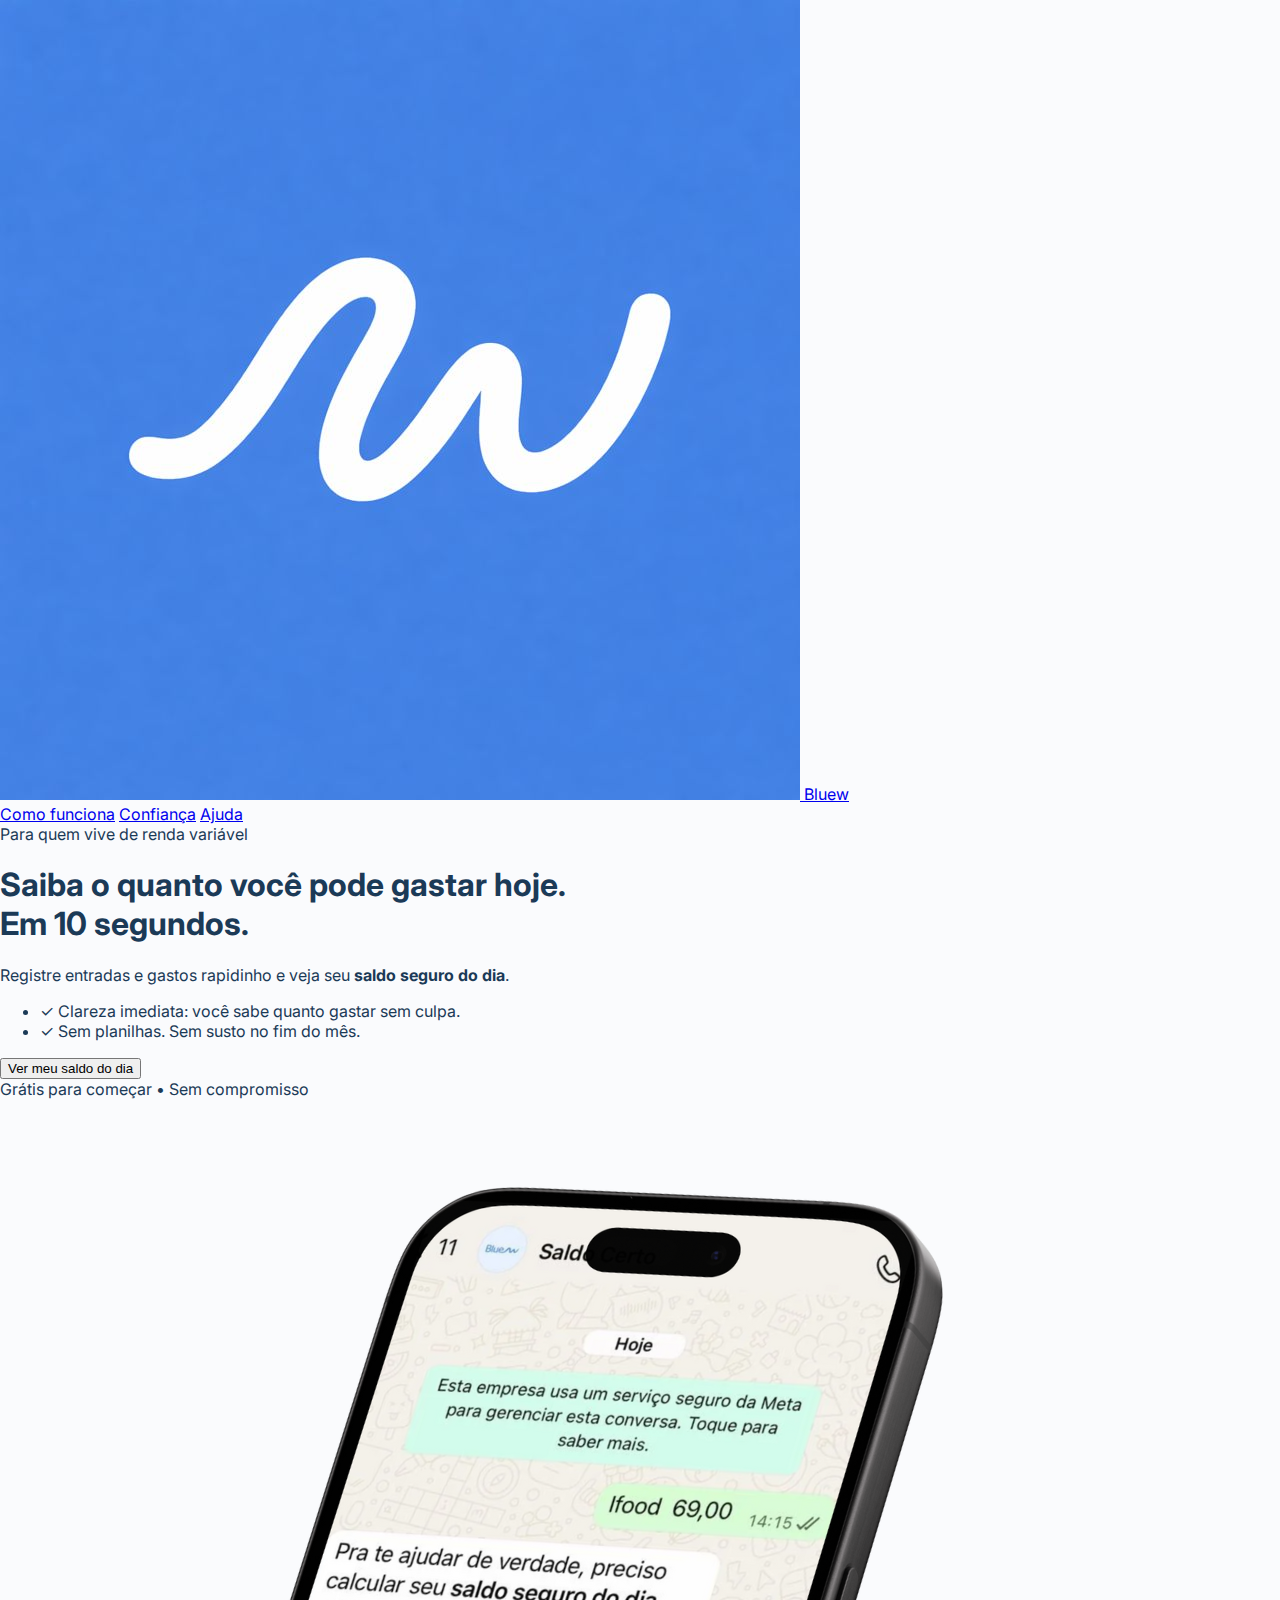
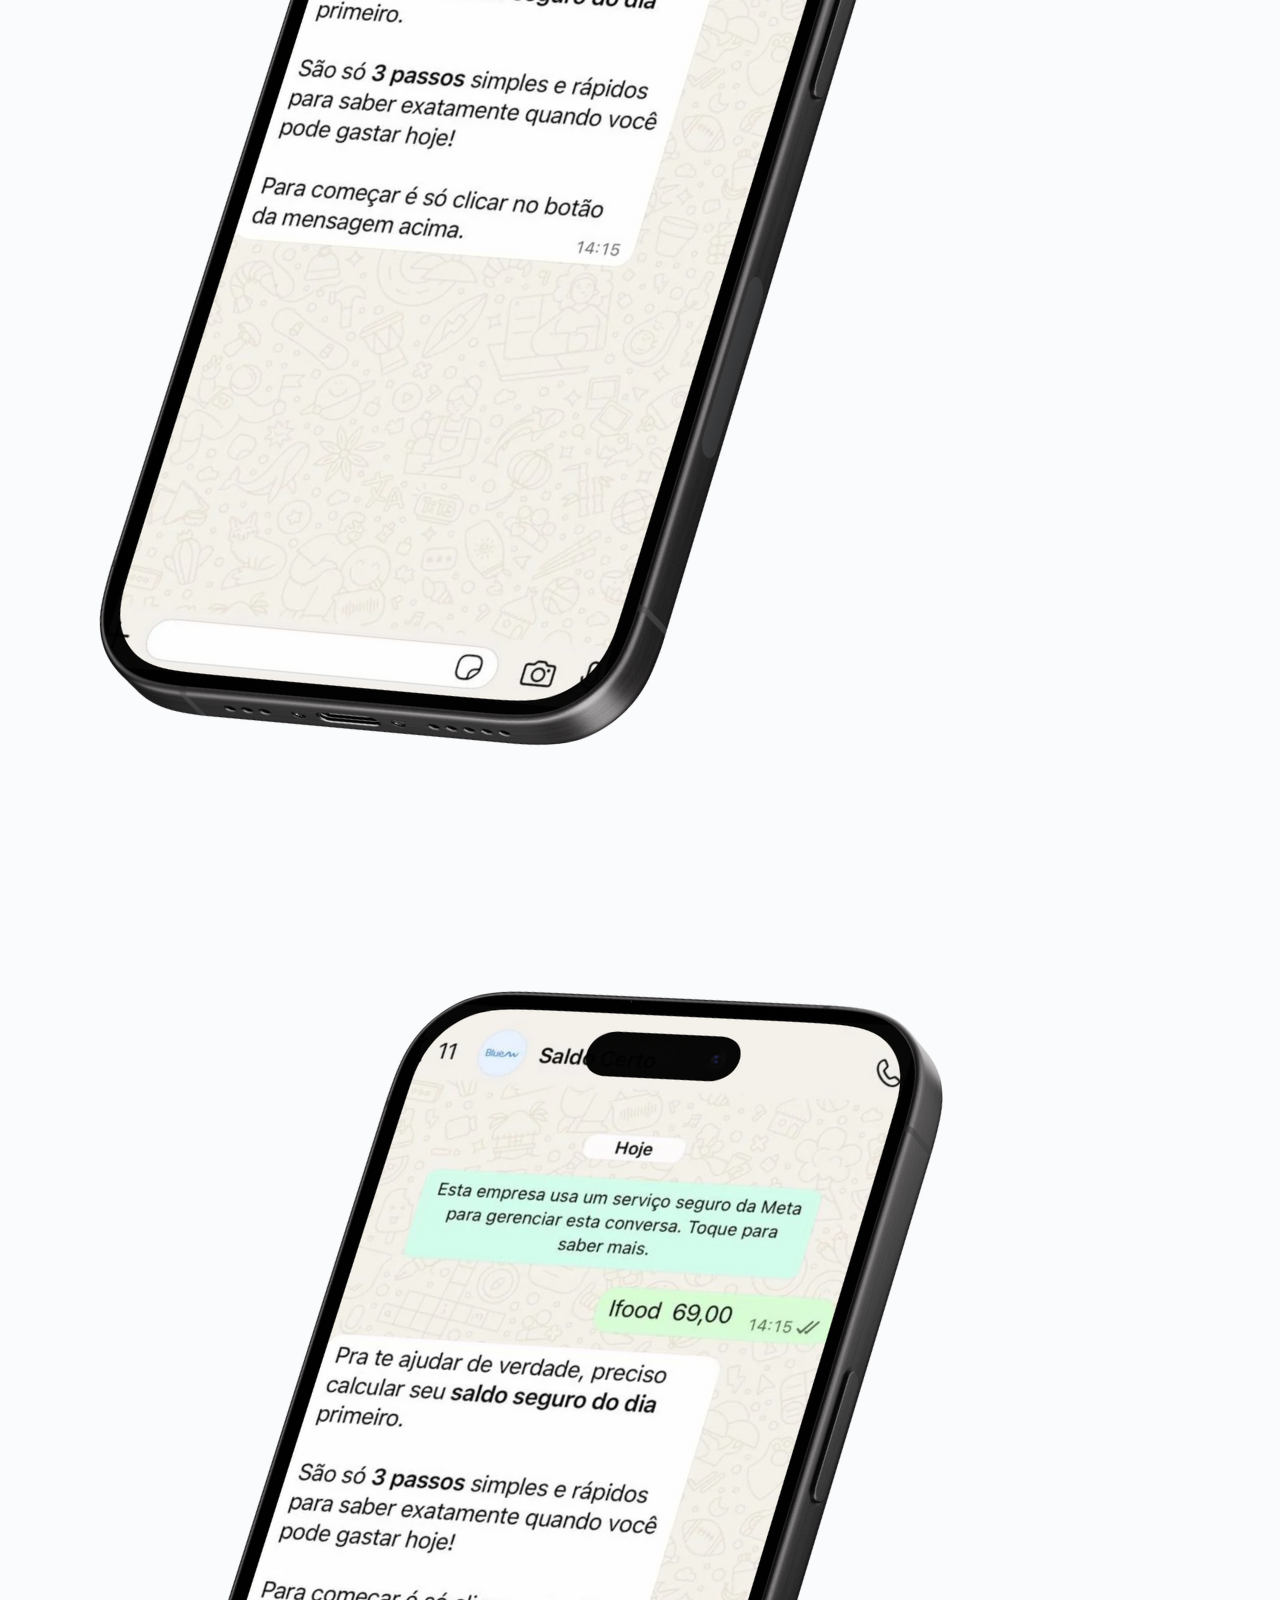
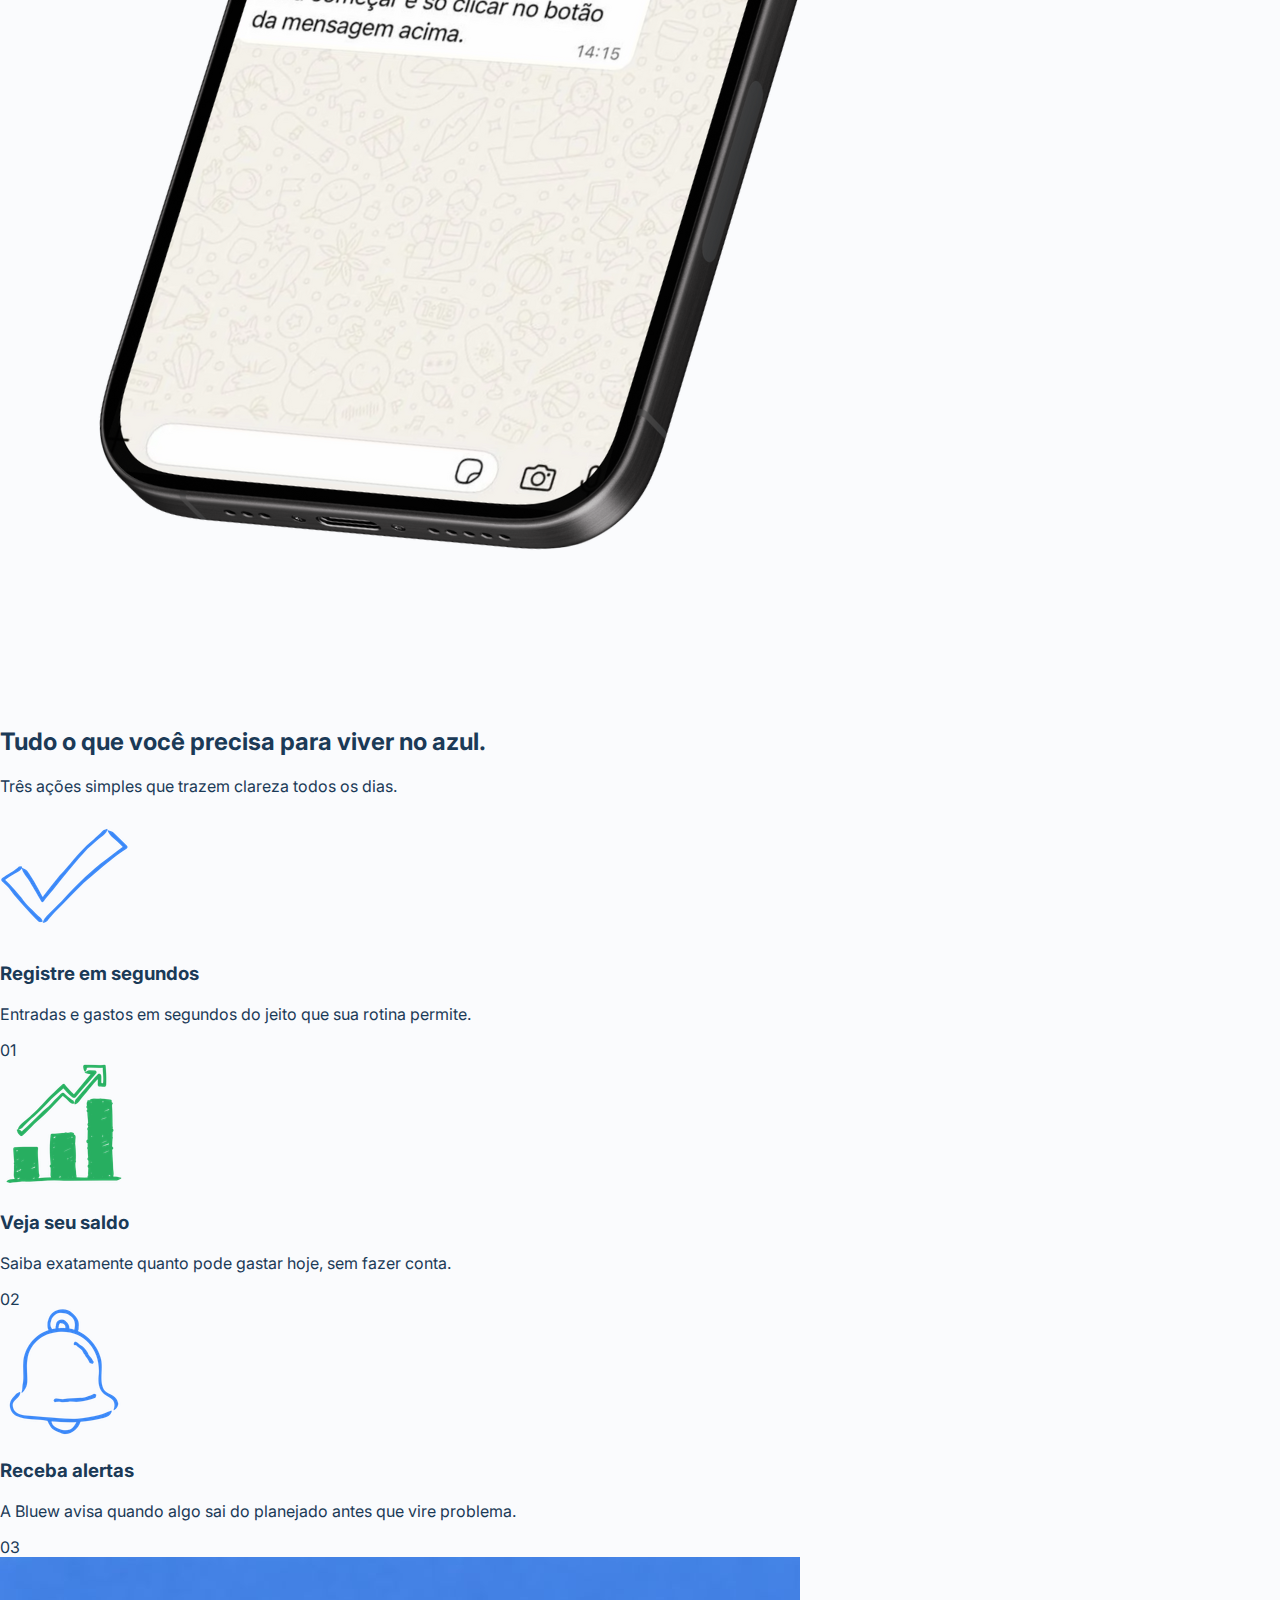
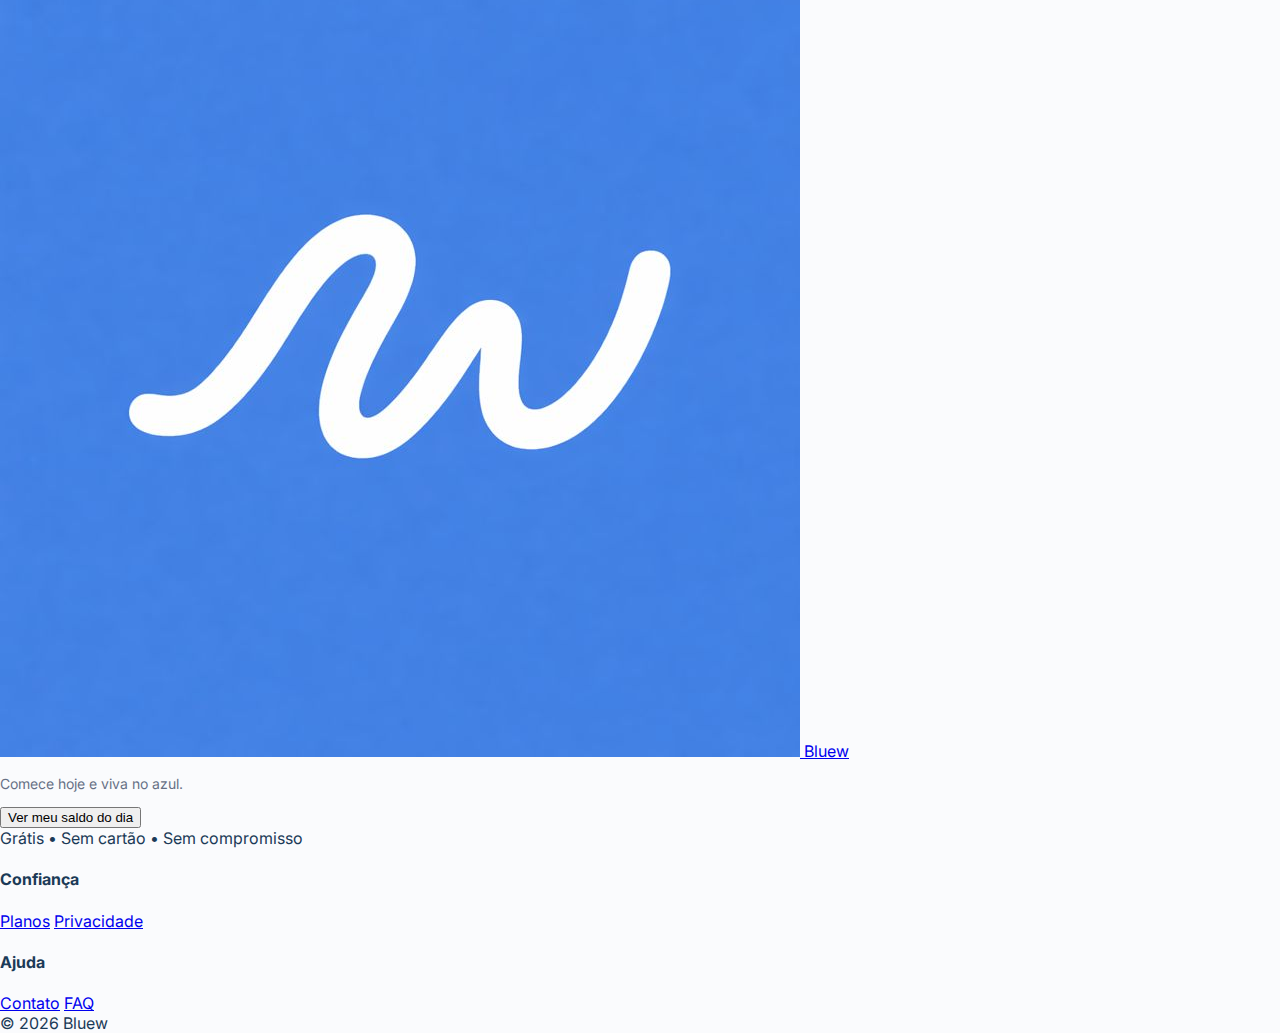
<file: index.html>
<!doctype html>
<html lang="pt-BR">
<head>
  <meta charset="utf-8" />
  <meta name="viewport" content="width=device-width, initial-scale=1" />
  <meta name="description" content="Saiba o quanto você pode gastar hoje. Em 10 segundos. Para quem vive de renda variável." />
  <title>Bluew • Clareza em 10 segundos</title>

  <!-- Inter -->
  <link rel="preconnect" href="https://fonts.googleapis.com">
  <link rel="preconnect" href="https://fonts.gstatic.com" crossorigin>
  <link href="https://fonts.googleapis.com/css2?family=Inter:wght@400;500;600&display=swap" rel="stylesheet">

  <!-- CSS externo -->
  <link rel="stylesheet" href="./css/style.css">
</head>

<body>

<header>
  <div class="container">
    <nav class="nav">
      <a class="brand" href="#">
        <img src="./assets/logobluew_fundoazul.png" alt="Logo Bluew" />
        <span class="brand-name">Bluew</span>
      </a>

      <div class="nav-links">
        <a href="#como-funciona">Como funciona</a>
        <a href="#confianca">Confiança</a>
        <a href="#ajuda">Ajuda</a>
      </div>
    </nav>
  </div>
</header>

<main>

<section class="hero">
  <div class="container">
    <div class="hero-wrap">

      <div class="hero-copy">
        <div class="kicker">
          <span class="kicker-dot"></span>
          Para quem vive de renda variável
        </div>

        <h1>
          Saiba o quanto você pode gastar hoje.
          <span class="highlight"><br>Em 10 segundos.</span>
        </h1>

        <p class="lead">
          Registre entradas e gastos rapidinho e veja seu
          <strong class="night">saldo seguro do dia</strong>.
          
        </p>

        <ul class="benefits">
          <li>
            <span class="check">✓</span>
            Clareza imediata: você sabe quanto gastar sem culpa.
          </li>
          <li>
            <span class="check">✓</span>
            Sem planilhas. Sem susto no fim do mês.
          </li>
        </ul>

        <div class="cta-row">
          <button class="btn btn-primary" id="ctaHero">
            Ver meu saldo do dia
          </button>
          <div class="subnote">
            Grátis para começar • Sem compromisso
          </div>
        </div>
      </div>

      <div class="hero-media">

  <div class="blob"></div>

  <img class="phone phone-desktop"
       src="./assets/Saiba o quanto você pode gastar hoje (1000 x 2100 px).png"
       alt="Mockup do sistema desktop">

  <img class="phone phone-mobile"
       src="./assets/Saiba o quanto você pode gastar hoje (1000 x 2100 px).png"
       alt="Mockup do sistema mobile">

</div>


    </div>
  </div>
</section>

<section class="section" id="como-funciona">

<div class="container features-container">

<div class="features-copy">
<h2>Tudo o que você precisa para viver no azul.</h2>
<p>Três ações simples que trazem clareza todos os dias.</p>
</div>

<div class="features">

<div class="card">
<div class="icon">
<img src="./assets/verificado.png" alt="">
</div>
<h3>Registre em segundos</h3>
<p>Entradas e gastos em segundos do jeito que sua rotina permite.
</p>
<div class="step">01</div>
</div>

<div class="card">
<div class="icon">
<img src="./assets/subindo.png" alt="">
</div>
<h3>Veja seu saldo</h3>
<p>Saiba exatamente quanto pode gastar hoje, sem fazer conta.
</p>
<div class="step">02</div>
</div>

<div class="card">
<div class="icon">
<img src="./assets/sino.png" alt="">
</div>
<h3>Receba alertas</h3>
<p>A Bluew avisa 
quando algo sai do planejado antes 
que vire problema.</p>
<div class="step">03</div>
</div>

</div>
</div>
</section>


<footer>
  <div class="container">
    <div class="footer-box">

      <div class="footer-top">

        <div class="footer-cta">
          <a class="brand" href="#">
            <img src="./assets/logobluew_fundoazul.png" alt="Logo" />
            <span class="brand-name">Bluew</span>
          </a>

          <p class="muted">Comece hoje e viva no azul.</p>

          <button class="btn btn-primary" id="ctaFooter">
            Ver meu saldo do dia
          </button>

          <div class="subnote">
            Grátis • Sem cartão • Sem compromisso
          </div>
        </div>

        <div class="footer-cols">

          <div class="footer-col">
            <h4>Confiança</h4>
            <a href="#">Planos</a>
            <a href="#">Privacidade</a>
          </div>

          <div class="footer-col">
            <h4>Ajuda</h4>
            <a href="#">Contato</a>
            <a href="#">FAQ</a>
          </div>

        </div>
      </div>

      <div class="footer-bottom">
        © <span id="year"></span> Bluew
      </div>

    </div>
  </div>
</footer>

</main>

<!-- JS externo -->
<script src="./js/script.js"></script>

</body>
</html>
</file>
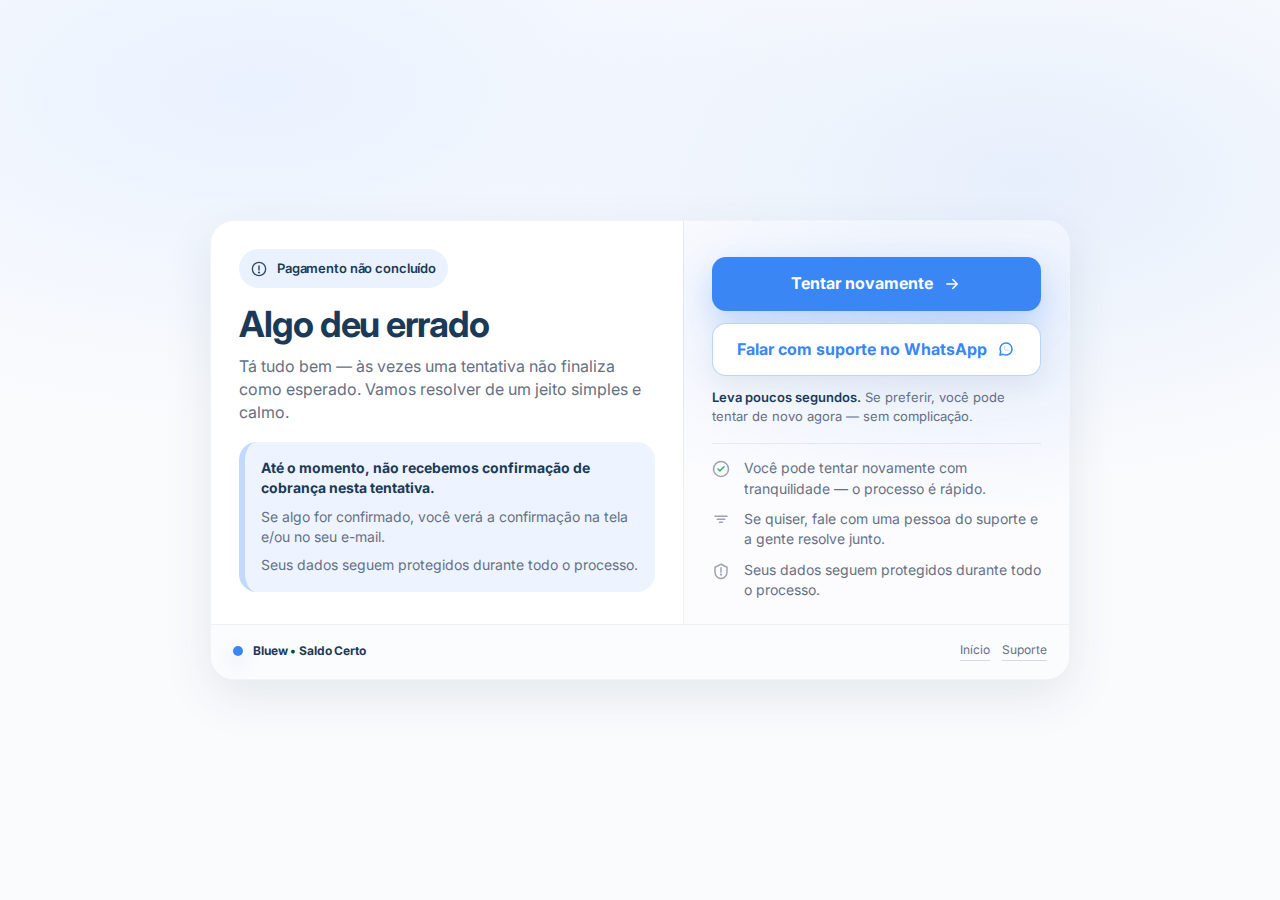
<file: erro/index.html>
<!doctype html>
<html lang="pt-BR">
<head>
  <meta charset="utf-8" />
  <meta name="viewport" content="width=device-width, initial-scale=1" />
  <title>Algo deu errado • Bluew</title>

  <!-- Fonte (permitida) -->
  <link rel="preconnect" href="https://fonts.googleapis.com" />
  <link rel="preconnect" href="https://fonts.gstatic.com" crossorigin />
  <link href="https://fonts.googleapis.com/css2?family=Inter:wght@400;500;600;700&display=swap" rel="stylesheet" />

  <!-- CSS externo -->
  <link rel="stylesheet" href="/css/erro.css" />
</head>

<body>
  <main class="wrap" role="main">
    <section class="card" aria-labelledby="title">
      <div class="top">
        <!-- Coluna principal: mensagem (acolhimento + segurança) -->
        <div class="hero">
          <div class="badge" aria-label="Aviso gentil">
            <!-- Ícone neutro (informativo, sem alarme) -->
            <svg width="16" height="16" viewBox="0 0 24 24" fill="none" aria-hidden="true">
              <path d="M12 22c5.523 0 10-4.477 10-10S17.523 2 12 2 2 6.477 2 12s4.477 10 10 10Z" stroke="#1B3A57" stroke-width="2" opacity="0.9"/>
              <path d="M12 7.5v6" stroke="#1B3A57" stroke-width="2" stroke-linecap="round"/>
              <path d="M12 17.2h.01" stroke="#1B3A57" stroke-width="3" stroke-linecap="round"/>
            </svg>
            Pagamento não concluído
          </div>

          <h1 id="title">Algo deu errado</h1>

          <p class="lead">
            Tá tudo bem — às vezes uma tentativa não finaliza como esperado. Vamos resolver de um jeito simples e calmo.
          </p>

          <!-- Reforço de segurança (sem detalhes técnicos) -->
          <div class="panel" role="status" aria-live="polite">
            <p><strong>Até o momento, não recebemos confirmação de cobrança nesta tentativa.</strong></p>
            <p class="muted">Se algo for confirmado, você verá a confirmação na tela e/ou no seu e-mail.</p>
            <p class="muted">Seus dados seguem protegidos durante todo o processo.</p>
          </div>
        </div>

        <!-- Coluna lateral: ações (CTA principal + secundário) -->
        <aside class="side" aria-label="Ações para continuar">
          <div class="actions">
            <!-- CTA principal: tentar novamente -->
            <!-- Troque o href pelo link real do checkout/retentativa -->
            <a class="btn btn-primary" href="RETRY_URL" aria-label="Tentar novamente o pagamento">
              Tentar novamente
              <svg width="18" height="18" viewBox="0 0 24 24" fill="none" aria-hidden="true">
                <path d="M5 12h12" stroke="#FFFFFF" stroke-width="2" stroke-linecap="round"/>
                <path d="M13 6l6 6-6 6" stroke="#FFFFFF" stroke-width="2" stroke-linecap="round" stroke-linejoin="round"/>
              </svg>
            </a>

            <!-- CTA secundário: WhatsApp -->
            <!-- Troque o href pelo seu link real do WhatsApp (wa.me) -->
            <a class="btn btn-secondary" href="WHATSAPP_URL" aria-label="Falar com suporte humano no WhatsApp">
              Falar com suporte no WhatsApp
              <svg width="18" height="18" viewBox="0 0 24 24" fill="none" aria-hidden="true">
                <path d="M20 12a8 8 0 0 1-11.7 7.1L4 20l.95-4.3A8 8 0 1 1 20 12Z" stroke="#3A86F5" stroke-width="2" stroke-linejoin="round"/>
                <path d="M8.6 10.8c.2 1 1.4 2.7 3.1 3.5 1.7.8 2.6.7 3.1.5.5-.2 1-.9 1.1-1.2.1-.3 0-.5-.2-.6l-1.2-.6c-.2-.1-.4-.1-.6.1l-.5.6c-.1.1-.3.2-.5.1-.7-.3-1.8-1.2-2.2-2-.1-.2 0-.4.1-.5l.5-.5c.2-.2.2-.4.1-.6l-.6-1.2c-.1-.2-.3-.3-.6-.2-.3.1-1 .6-1.2 1.1-.2.5-.3 1.4.0 2.6Z" fill="#3A86F5" opacity="0.25"/>
              </svg>
            </a>
          </div>

          <p class="micro">
            <strong>Leva poucos segundos.</strong> Se preferir, você pode tentar de novo agora — sem complicação.
          </p>

          <div class="divider" aria-hidden="true"></div>

          <!-- Orientações curtas (neutras e sem culpar) -->
          <ul class="list" aria-label="Dicas rápidas">
            <li class="item">
              <svg width="18" height="18" viewBox="0 0 24 24" fill="none" aria-hidden="true">
                <path d="M12 22c5.523 0 10-4.477 10-10S17.523 2 12 2 2 6.477 2 12s4.477 10 10 10Z" stroke="#667085" stroke-width="2" opacity="0.7"/>
                <path d="M8 12l2.5 2.5L16 9" stroke="#27AE60" stroke-width="2" stroke-linecap="round" stroke-linejoin="round"/>
              </svg>
              Você pode tentar novamente com tranquilidade — o processo é rápido.
            </li>

            <li class="item">
              <svg width="18" height="18" viewBox="0 0 24 24" fill="none" aria-hidden="true">
                <path d="M4 7h16" stroke="#667085" stroke-width="2" stroke-linecap="round" opacity="0.7"/>
                <path d="M7 11h10" stroke="#667085" stroke-width="2" stroke-linecap="round" opacity="0.7"/>
                <path d="M10 15h4" stroke="#667085" stroke-width="2" stroke-linecap="round" opacity="0.7"/>
              </svg>
              Se quiser, fale com uma pessoa do suporte e a gente resolve junto.
            </li>

            <li class="item">
              <svg width="18" height="18" viewBox="0 0 24 24" fill="none" aria-hidden="true">
                <path d="M12 3l8 4v6c0 5-3.3 8.7-8 9-4.7-.3-8-4-8-9V7l8-4Z" stroke="#667085" stroke-width="2" opacity="0.7"/>
                <path d="M12 7.5v6" stroke="#667085" stroke-width="2" stroke-linecap="round" opacity="0.7"/>
                <path d="M12 16.8h.01" stroke="#667085" stroke-width="3" stroke-linecap="round" opacity="0.7"/>
              </svg>
              Seus dados seguem protegidos durante todo o processo.
            </li>
          </ul>
        </aside>
      </div>

      <!-- Rodapé discreto -->
      <footer class="footer" aria-label="Rodapé">
        <div class="brand" aria-label="Bluew / Saldo Certo">
          <span class="dot" aria-hidden="true"></span>
          Bluew • Saldo Certo
        </div>

        <div class="links">
          <!-- Opcional: links de navegação (sem criar novos CTAs principais) -->
          <!-- Troque pelos links reais se fizer sentido -->
          <a href="/" aria-label="Voltar para o início">Início</a>
          <a href="WHATSAPP_URL" aria-label="Abrir suporte no WhatsApp">Suporte</a>
        </div>
      </footer>
    </section>
  </main>

  <!-- Script opcional (mantido mínimo; sem detalhes técnicos) -->
  <script>
    // Opcional: se você quiser que "Tentar novamente" reabra a página anterior,
    // substitua RETRY_URL por "javascript:history.back()" no botão.
    // Mantemos neutro e simples para WordPress.
  </script>
</body>
</html>
</file>
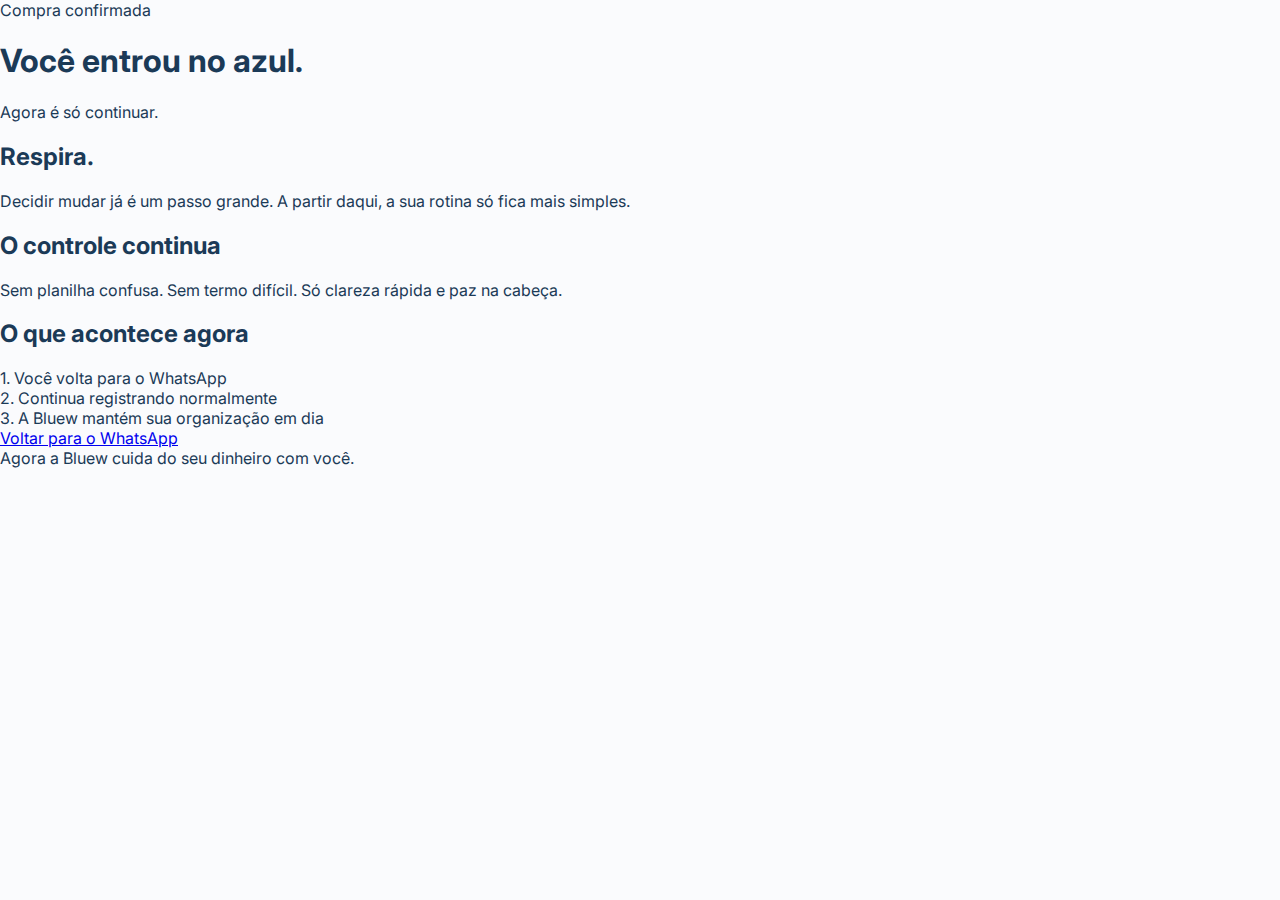
<file: obrigado/index.html>
<!DOCTYPE html>
<html lang="pt-br">
<head>
<meta charset="UTF-8">
<meta name="viewport" content="width=device-width, initial-scale=1.0">
<title>Obrigado • Bluew</title>

<link rel="stylesheet" href="../css/style.css">

<link href="https://fonts.googleapis.com/css2?family=Inter:wght@300;400;500;600&display=swap" rel="stylesheet">
</head>

<body>

<div class="wrapper">

  <div class="card">

    <div class="victory">
      <div class="victory-badge">Compra confirmada</div>
      <h1>Você entrou no azul.</h1>
      <p>Agora é só continuar.</p>
    </div>

    <div class="section">
      <h2>Respira.</h2>
      <p>Decidir mudar já é um passo grande. A partir daqui, a sua rotina só fica mais simples.</p>
    </div>

    <div class="section">
      <h2>O controle continua</h2>
      <p>Sem planilha confusa. Sem termo difícil. Só clareza rápida e paz na cabeça.</p>
    </div>

    <div class="section">
      <h2>O que acontece agora</h2>

      <div class="steps">
        <div class="step">1. Você volta para o WhatsApp</div>
        <div class="step">2. Continua registrando normalmente</div>
        <div class="step">3. A Bluew mantém sua organização em dia</div>
      </div>
    </div>

    <div class="cta-container">
      <a href="https://wa.me/5511932788119?text=Quero%20falar%20com%20a%20Bluew" class="cta-button">
        Voltar para o WhatsApp
      </a>

      <div class="microcopy">
        Agora a Bluew cuida do seu dinheiro com você.
      </div>
    </div>

  </div>

</div>

<script src="/js/app.js"></script>

</body>
</html>
</file>
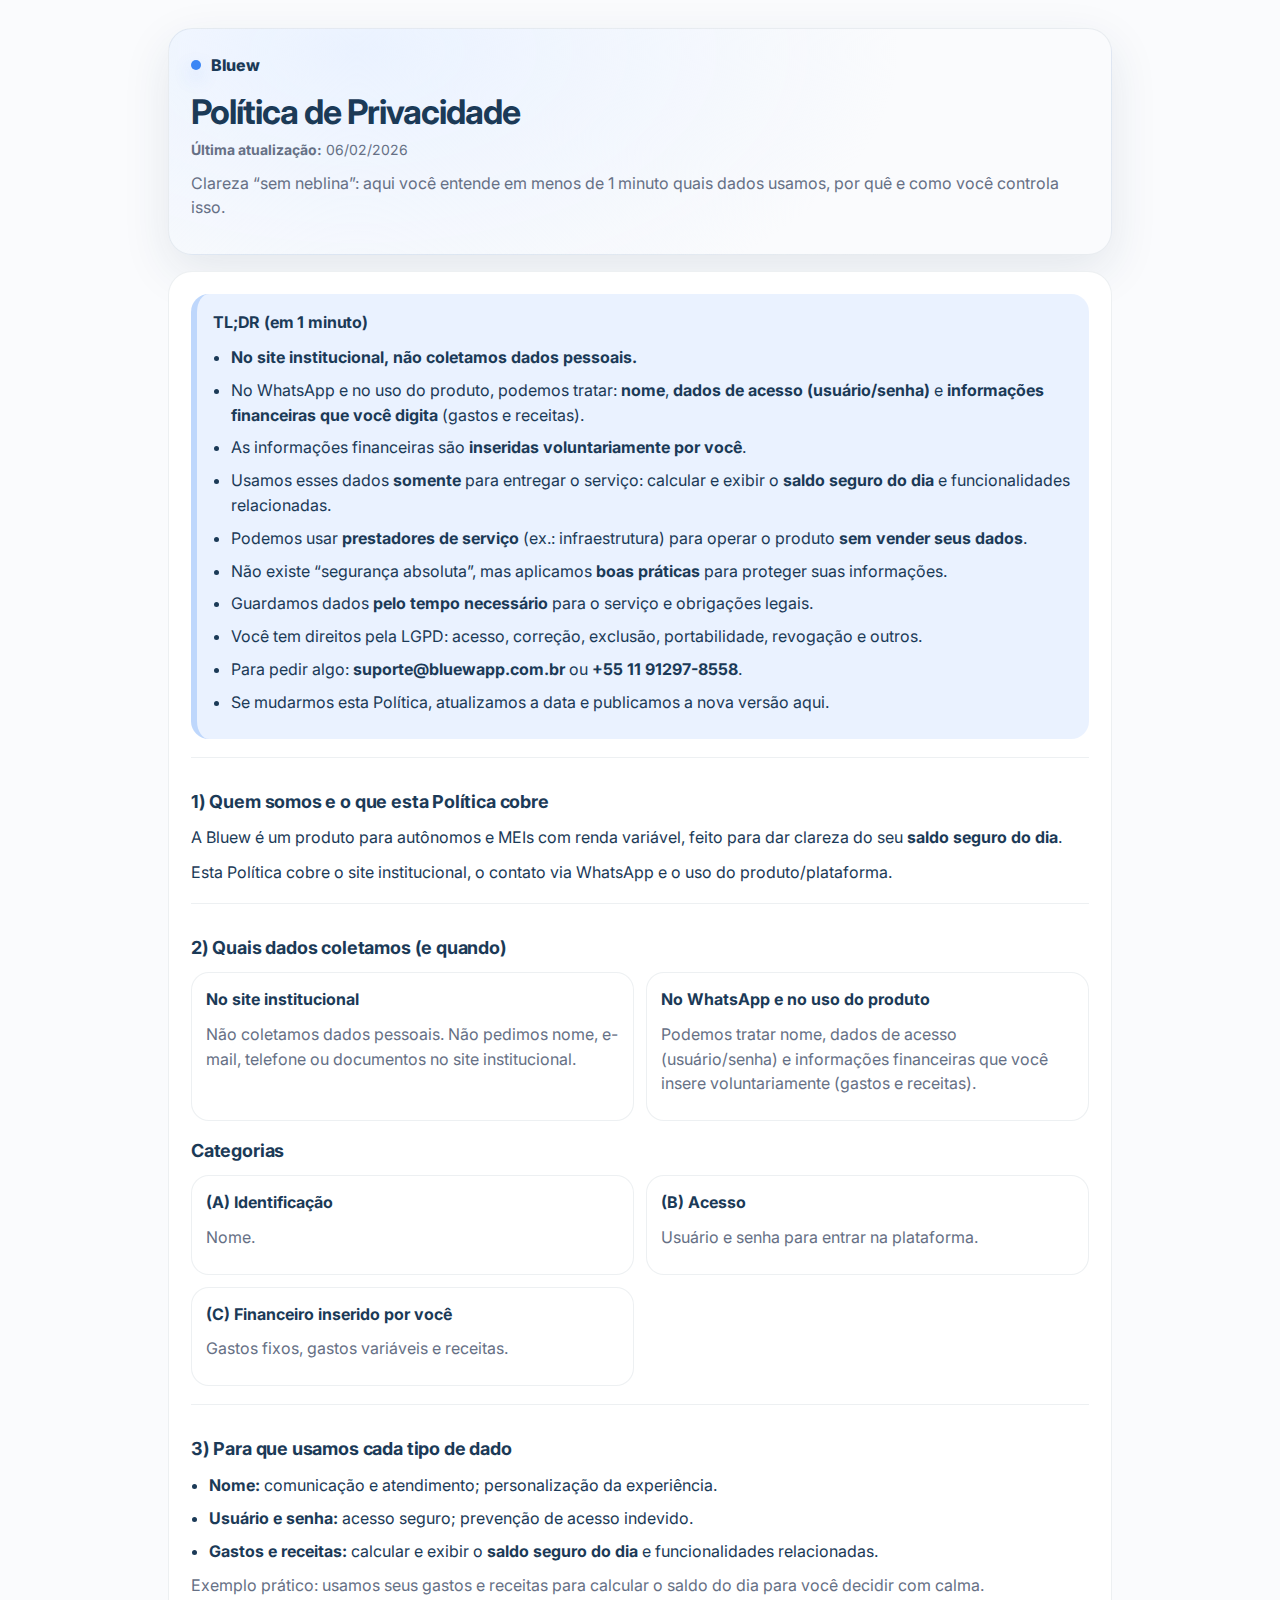
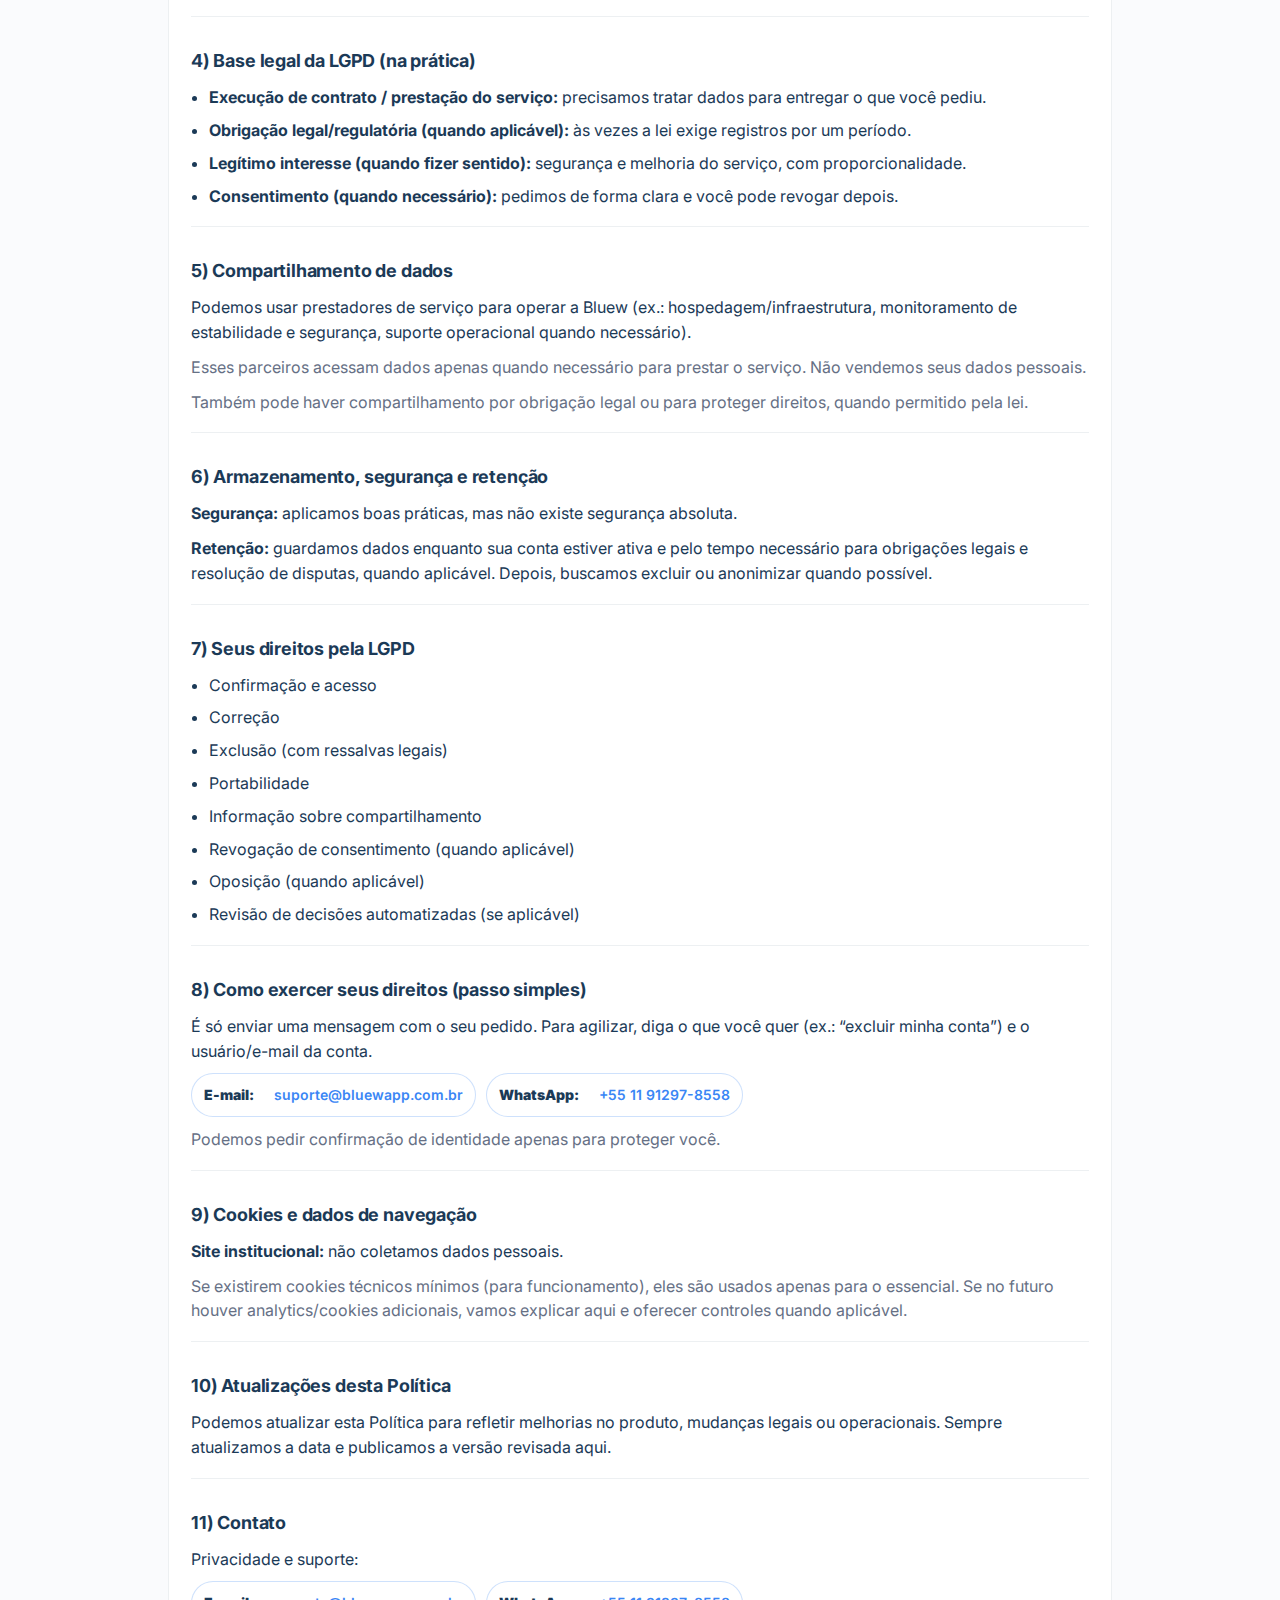
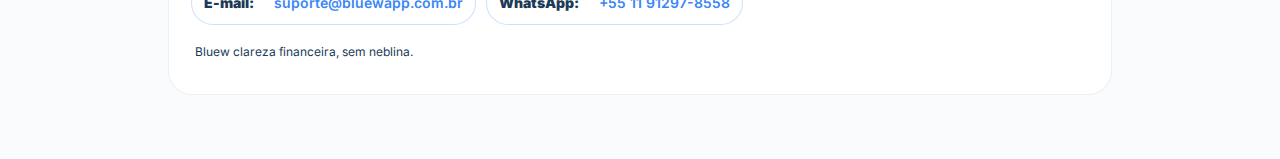
<file: politica-de-privacidade/index.html>
<!doctype html>
<html lang="pt-BR">
<head>
  <meta charset="utf-8" />
  <meta name="viewport" content="width=device-width, initial-scale=1" />
  <title>Política de Privacidade • Bluew</title>

  <link rel="preconnect" href="https://fonts.googleapis.com" />
  <link rel="preconnect" href="https://fonts.gstatic.com" crossorigin />
  <link href="https://fonts.googleapis.com/css2?family=Inter:wght@400;500;600;700&display=swap" rel="stylesheet" />

  <!-- CSS externo -->
  <link rel="stylesheet" href="/css/politica-de-privacidade.css" />
</head>

<body>
  <div class="wrap">
    <header>
      <div class="brand"><span class="dot" aria-hidden="true"></span>Bluew </div>
      <h1>Política de Privacidade</h1>
      <p class="meta"><strong>Última atualização:</strong> 06/02/2026</p>
      <p class="muted">Clareza “sem neblina”: aqui você entende em menos de 1 minuto quais dados usamos, por quê e como você controla isso.</p>
    </header>

    <article class="card">
      <section class="tldr" aria-label="Resumo rápido">
        <h2>TL;DR (em 1 minuto)</h2>
        <ul>
          <li><strong>No site institucional, não coletamos dados pessoais.</strong></li>
          <li>No WhatsApp e no uso do produto, podemos tratar: <strong>nome</strong>, <strong>dados de acesso (usuário/senha)</strong> e <strong>informações financeiras que você digita</strong> (gastos e receitas).</li>
          <li>As informações financeiras são <strong>inseridas voluntariamente por você</strong>.</li>
          <li>Usamos esses dados <strong>somente</strong> para entregar o serviço: calcular e exibir o <strong>saldo seguro do dia</strong> e funcionalidades relacionadas.</li>
          <li>Podemos usar <strong>prestadores de serviço</strong> (ex.: infraestrutura) para operar o produto <strong>sem vender seus dados</strong>.</li>
          <li>Não existe “segurança absoluta”, mas aplicamos <strong>boas práticas</strong> para proteger suas informações.</li>
          <li>Guardamos dados <strong>pelo tempo necessário</strong> para o serviço e obrigações legais.</li>
          <li>Você tem direitos pela LGPD: acesso, correção, exclusão, portabilidade, revogação e outros.</li>
          <li>Para pedir algo: <strong>suporte@bluewapp.com.br</strong> ou <strong>+55 11 91297-8558</strong>.</li>
          <li>Se mudarmos esta Política, atualizamos a data e publicamos a nova versão aqui.</li>
        </ul>
      </section>

      <section class="section">
        <h2>1) Quem somos e o que esta Política cobre</h2>
        <p>A Bluew é um produto para autônomos e MEIs com renda variável, feito para dar clareza do seu <strong>saldo seguro do dia</strong>.</p>
        <p>Esta Política cobre o site institucional, o contato via WhatsApp e o uso do produto/plataforma.</p>
      </section>

      <section class="section">
        <h2>2) Quais dados coletamos (e quando)</h2>

        <div class="grid">
          <div class="box">
            <strong>No site institucional</strong>
            <p class="muted">Não coletamos dados pessoais. Não pedimos nome, e-mail, telefone ou documentos no site institucional.</p>
          </div>

          <div class="box">
            <strong>No WhatsApp e no uso do produto</strong>
            <p class="muted">Podemos tratar nome, dados de acesso (usuário/senha) e informações financeiras que você insere voluntariamente (gastos e receitas).</p>
          </div>
        </div>

        <h2 style="margin-top:16px;">Categorias</h2>
        <div class="grid">
          <div class="box">
            <strong>(A) Identificação</strong>
            <p class="muted">Nome.</p>
          </div>
          <div class="box">
            <strong>(B) Acesso</strong>
            <p class="muted">Usuário e senha para entrar na plataforma.</p>
          </div>
          <div class="box">
            <strong>(C) Financeiro inserido por você</strong>
            <p class="muted">Gastos fixos, gastos variáveis e receitas.</p>
          </div>
        </div>
      </section>

      <section class="section">
        <h2>3) Para que usamos cada tipo de dado</h2>
        <ul>
          <li><strong>Nome:</strong> comunicação e atendimento; personalização da experiência.</li>
          <li><strong>Usuário e senha:</strong> acesso seguro; prevenção de acesso indevido.</li>
          <li><strong>Gastos e receitas:</strong> calcular e exibir o <strong>saldo seguro do dia</strong> e funcionalidades relacionadas.</li>
        </ul>
        <p class="muted">Exemplo prático: usamos seus gastos e receitas para calcular o saldo do dia para você decidir com calma.</p>
      </section>

      <section class="section">
        <h2>4) Base legal da LGPD (na prática)</h2>
        <ul>
          <li><strong>Execução de contrato / prestação do serviço:</strong> precisamos tratar dados para entregar o que você pediu.</li>
          <li><strong>Obrigação legal/regulatória (quando aplicável):</strong> às vezes a lei exige registros por um período.</li>
          <li><strong>Legítimo interesse (quando fizer sentido):</strong> segurança e melhoria do serviço, com proporcionalidade.</li>
          <li><strong>Consentimento (quando necessário):</strong> pedimos de forma clara e você pode revogar depois.</li>
        </ul>
      </section>

      <section class="section">
        <h2>5) Compartilhamento de dados</h2>
        <p>Podemos usar prestadores de serviço para operar a Bluew (ex.: hospedagem/infraestrutura, monitoramento de estabilidade e segurança, suporte operacional quando necessário).</p>
        <p class="muted">Esses parceiros acessam dados apenas quando necessário para prestar o serviço. Não vendemos seus dados pessoais.</p>
        <p class="muted">Também pode haver compartilhamento por obrigação legal ou para proteger direitos, quando permitido pela lei.</p>
      </section>

      <section class="section">
        <h2>6) Armazenamento, segurança e retenção</h2>
        <p><strong>Segurança:</strong> aplicamos boas práticas, mas não existe segurança absoluta.</p>
        <p><strong>Retenção:</strong> guardamos dados enquanto sua conta estiver ativa e pelo tempo necessário para obrigações legais e resolução de disputas, quando aplicável. Depois, buscamos excluir ou anonimizar quando possível.</p>
      </section>

      <section class="section">
        <h2>7) Seus direitos pela LGPD</h2>
        <ul>
          <li>Confirmação e acesso</li>
          <li>Correção</li>
          <li>Exclusão (com ressalvas legais)</li>
          <li>Portabilidade</li>
          <li>Informação sobre compartilhamento</li>
          <li>Revogação de consentimento (quando aplicável)</li>
          <li>Oposição (quando aplicável)</li>
          <li>Revisão de decisões automatizadas (se aplicável)</li>
        </ul>
      </section>

      <section class="section">
        <h2>8) Como exercer seus direitos (passo simples)</h2>
        <p>É só enviar uma mensagem com o seu pedido. Para agilizar, diga o que você quer (ex.: “excluir minha conta”) e o usuário/e-mail da conta.</p>
        <div class="contact">
          <span class="pill"><strong>E-mail:</strong>&nbsp;<a href="mailto:suporte@bluewapp.com.br">suporte@bluewapp.com.br</a></span>
          <span class="pill"><strong>WhatsApp:</strong>&nbsp;<a href="https://wa.me/5511912978558" target="_blank" rel="noopener">+55 11 91297-8558</a></span>
        </div>
        <p class="muted">Podemos pedir confirmação de identidade apenas para proteger você.</p>
      </section>

      <section class="section">
        <h2>9) Cookies e dados de navegação</h2>
        <p><strong>Site institucional:</strong> não coletamos dados pessoais.</p>
        <p class="muted">Se existirem cookies técnicos mínimos (para funcionamento), eles são usados apenas para o essencial. Se no futuro houver analytics/cookies adicionais, vamos explicar aqui e oferecer controles quando aplicável.</p>
      </section>

      <section class="section">
        <h2>10) Atualizações desta Política</h2>
        <p>Podemos atualizar esta Política para refletir melhorias no produto, mudanças legais ou operacionais. Sempre atualizamos a data e publicamos a versão revisada aqui.</p>
      </section>

      <section class="section">
        <h2>11) Contato</h2>
        <p>Privacidade e suporte:</p>
        <div class="contact">
          <span class="pill"><strong>E-mail:</strong>&nbsp;<a href="mailto:suporte@bluewapp.com.br">suporte@bluewapp.com.br</a></span>
          <span class="pill"><strong>WhatsApp:</strong>&nbsp;<a href="https://wa.me/5511912978558" target="_blank" rel="noopener">+55 11 91297-8558</a></span>
        </div>
      </section>

      <footer>
        <p>Bluew clareza financeira, sem neblina.</p>
      </footer>
    </article>
  </div>
</body>
</html>
</file>
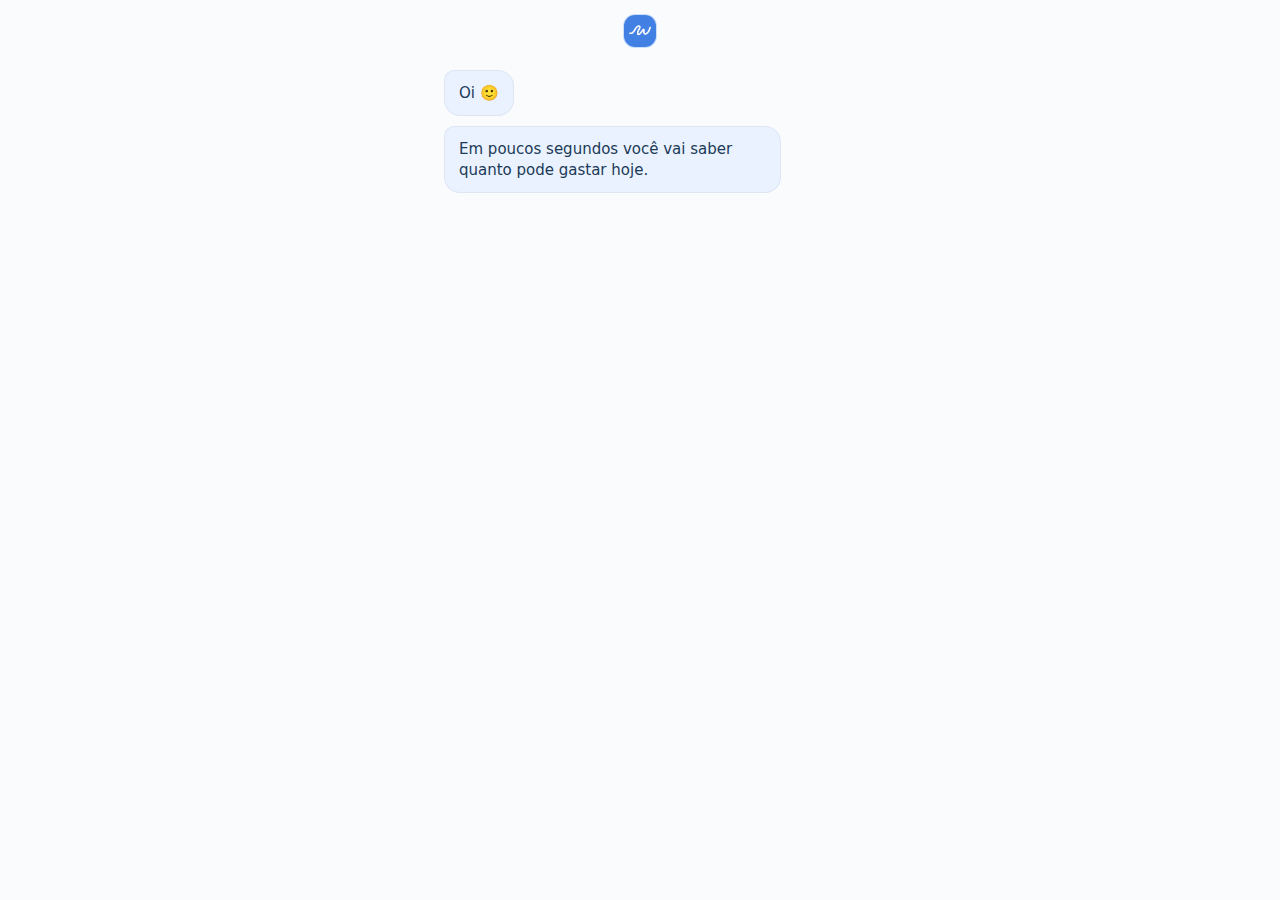
<file: saldo-do-dia/index.html>
<!DOCTYPE html>
<html lang="pt-br">
<head>
  <meta charset="UTF-8" />
  <meta name="viewport" content="width=device-width, initial-scale=1.0" />
  <title>Bluew — Clareza em segundos</title>

  <!-- CSS externo (será criado depois) -->
  <link rel="stylesheet" href="../css/saldo-do-dia.css">
</head>

<body>
  <div class="wrap">
    <!-- Header -->
    <div class="topbar">
      <div class="avatar" title="Bluew">
        <img src="../assets/logobluew_fundoazul.png" alt="Bluew" />
      </div>
    </div>

    <!-- Área do chat -->
    <div class="chat" id="chat"></div>
  </div>

  <!-- JS externo (será criado depois) -->
  <script src="../js/saldo-do-dia.js"></script>
</body>
</html>
</file>
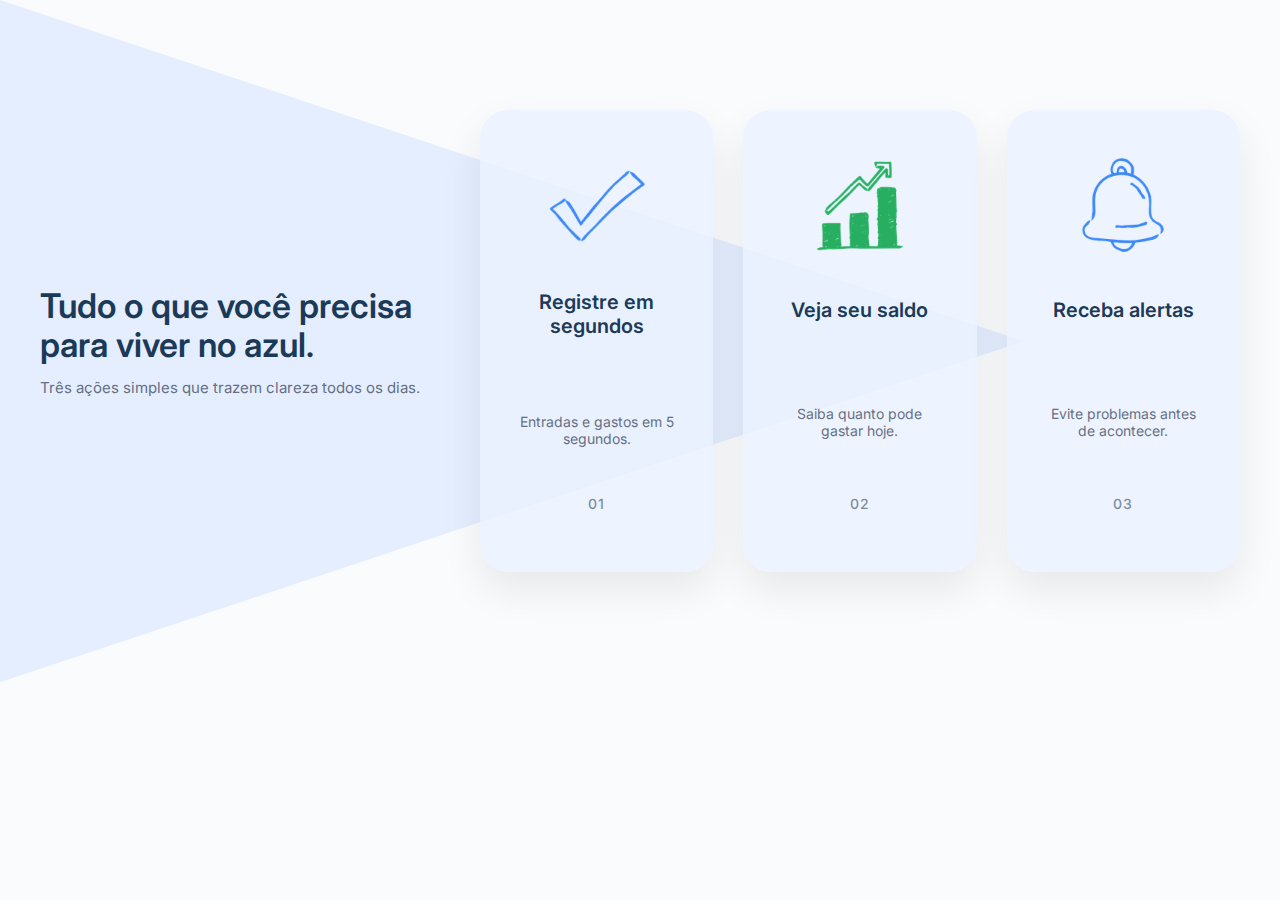
<file: saldo-do-dia/teste.html>
<!doctype html>
<html lang="pt-BR">
<head>
<meta charset="utf-8">
<meta name="viewport" content="width=device-width, initial-scale=1">

<title>Bluew Features</title>

<link href="https://fonts.googleapis.com/css2?family=Inter:wght@400;500;600&display=swap" rel="stylesheet">

<style>

:root{
--blue:#3A86F5;
--air:#EAF2FF;
--night:#1B3A57;
--slate:#667085;
--snow:#FAFBFD;
}

*{box-sizing:border-box;margin:0;padding:0;}

body{
font-family:Inter,system-ui;
background:var(--snow);
color:var(--night);
}

/* SEÇÃO */

.section{
position:relative;
padding:110px 20px;
overflow:hidden;
}

/* TRIÂNGULO — mantém tom suave */

.section::before{
content:"";
position:absolute;
left:0;
top:0;
bottom:0;
width:80%;
background:#E5EEFF;
clip-path:polygon(0 0,100% 50%,0 100%);
z-index:0;
}

/* CONTAINER */

.container{
max-width:1200px;
margin:auto;
position:relative;
z-index:1;
display:grid;
gap:60px;
align-items:center;
}

/* TEXTO — estilo original preservado */

.features-copy{
max-width:420px;
}

.features-copy h2{
font-size:34px;
font-weight:600;
line-height:1.15;
margin-bottom:14px;
}

.features-copy p{
color:var(--slate);
font-size:15px;
}

/* CARDS */

.features{
display:grid;
gap:30px;
}

.card{
background:rgba(234,242,255,.75);
border-radius:28px;
padding:48px 36px 60px;
min-height:360px;padding:48px 36px 60px;
min-height:360px;
box-shadow:0 18px 40px rgba(0,0,0,.08);
display:flex;
flex-direction:column;
justify-content:space-between;
text-align:center;
transition:.2s ease;
}

.card:hover{
transform:translateY(-6px);
box-shadow:0 26px 60px rgba(0,0,0,.12);
}

.icon img{
height: 96px;
margin-bottom: 20%;
}

.card h3{
font-size:20px;
font-weight:600;
margin-top:0px;
line-height:1.2;

}

.card p{
color:var(--slate);
font-size:14px;
margin-top:75px;
margin-bottom:20px;

}

.step{
margin-top:28px;
font-weight:500;
opacity:.55;
font-size:14px;
letter-spacing:1px;
}

/* RESPONSIVO */

@media(min-width:768px){

.container{
grid-template-columns:1fr 2fr;
}

.features{
grid-template-columns:1fr 1fr 1fr;
}

}

@media(max-width:767px){

.section::before{
display:none;
}

.features-copy{
text-align:center;
max-width:none;
}

}

</style>
</head>

<body>

<section class="section">

<div class="container">

<div class="features-copy">
<h2>Tudo o que você precisa para viver no azul.</h2>
<p>Três ações simples que trazem clareza todos os dias.</p>
</div>

<div class="features">

<div class="card">
<div class="icon">
<img src="../assets/verificado.png" alt="">
</div>
<h3>Registre em segundos</h3>
<p>Entradas e gastos em 5 segundos.</p>
<div class="step">01</div>
</div>

<div class="card">
<div class="icon">
<img src="../assets/subindo.png" alt="">
</div>
<h3>Veja seu saldo</h3>
<p>Saiba quanto pode gastar hoje.</p>
<div class="step">02</div>
</div>

<div class="card">
<div class="icon">
<img src="../assets/sino.png" alt="">
</div>
<h3>Receba alertas</h3>
<p>Evite problemas antes de acontecer.</p>
<div class="step">03</div>
</div>

</div>

</div>

</section>

</body>
</html>
</file>
<file: css/style.css>
/* =========================
   PALETA BLUEW (TRAVADA)
========================= */
:root{
  --core: #3A86F5;      /* ação */
  --air:  #EAF2FF;      /* acolhimento */
  --night:#1B3A57;      /* autoridade */
  --base: #FAFBFD;      /* fundo */
  --gray: #667085;      /* suporte */
  --ok:   #27AE60;      /* vitória */
  --line: #E0E6F0;
}

* { box-sizing: border-box; }

body{
  margin: 0;
  font-family: Inter, system-ui, -apple-system, Segoe UI, Roboto, Arial, sans-serif;
  background: var(--base);
  color: var(--night);
}

/* =========================
   LAYOUT
========================= */
.wrap{
  max-width: 420px;
  margin: 0 auto;
  height: 100vh;
  display: flex;
  flex-direction: column;
}

/* Header */
.topbar{
  display: flex;
  align-items: center;
  justify-content: center;
  padding: 14px 14px 10px;
}

.avatar{
  width: 34px;
  height: 34px;
  border-radius: 12px;
  background: var(--air);
  border: 1px solid rgba(58,134,245,.18);
  display: flex;
  align-items: center;
  justify-content: center;
  overflow: hidden;
}

.avatar img{
  width: 100%;
  height: 100%;
  object-fit: cover;
  display: block;
}

/* Chat */
.chat{
  flex: 1;
  padding: 12px 14px 18px;
  overflow-y: auto;
  display: flex;
  flex-direction: column;
  gap: 10px;
  scroll-behavior: smooth;
}

/* =========================
   BOLHAS
========================= */
.bubble{
  max-width: 86%;
  padding: 12px 14px;
  border-radius: 16px;
  line-height: 1.35;
  font-size: 15px;
  word-wrap: break-word;
  animation: popIn .22s ease;
}

@keyframes popIn{
  from{ opacity: 0; transform: translateY(6px); }
  to{ opacity: 1; transform: translateY(0); }
}

.bot{
  align-self: flex-start;
  background: var(--air);
  color: var(--night);
  border: 1px solid rgba(27,58,87,.06);
  border-top-left-radius: 10px;
}

.user{
  align-self: flex-end;
  background: var(--core);
  color: var(--base);
  border-top-right-radius: 10px;
}

.muted{
  color: var(--gray);
  font-size: 14px;
}

.ok{
  color: var(--ok);
  font-weight: 600;
}

/* =========================
   OPÇÕES
========================= */
.options{
  display: flex;
  flex-direction: column;
  gap: 10px;
  margin-top: 2px;
}

.opt{
  width: 100%;
  background: var(--base);
  border: 1px solid var(--line);
  padding: 14px;
  border-radius: 14px;
  font-size: 15px;
  color: var(--night);
  cursor: pointer;
  text-align: left;
  transition: transform .12s ease, border-color .12s ease;
}

.opt:active{
  transform: scale(0.99);
}

.opt:hover{
  border-color: rgba(58,134,245,.55);
}

/* =========================
   DIGITANDO
========================= */
.typing{
  display: inline-flex;
  gap: 5px;
  align-items: center;
}

.dot{
  width: 6px;
  height: 6px;
  border-radius: 999px;
  background: rgba(27,58,87,.45);
  animation: bounce 1.05s infinite ease-in-out;
}

.dot:nth-child(2){ animation-delay: .12s; }
.dot:nth-child(3){ animation-delay: .24s; }

@keyframes bounce{
  0%, 80%, 100% { transform: translateY(0); opacity: .55; }
  40% { transform: translateY(-4px); opacity: 1; }
}

/* =========================
   AHA MOMENT
========================= */
.aha{
  margin-top: 6px;
  padding: 14px;
  border-radius: 14px;
  background: rgba(250,251,253,.55);
  border: 1px solid rgba(27,58,87,.06);
}

.aha .label{
  color: var(--gray);
  font-size: 13px;
  margin-bottom: 6px;
}

.aha .value{
  font-size: 30px;
  font-weight: 600;
  color: var(--night);
  margin-bottom: 4px;
  letter-spacing: -0.2px;
}

/* =========================
   CTA
========================= */
.ctaWrap{
  margin-top: 8px;
  overflow: visible;
}

.ctaBtn{
  width: 100%;
  padding: 14px 16px;
  border-radius: 14px;
  border: none;
  background: var(--core);
  color: var(--base);
  font-weight: 600;
  font-size: 16px;
  cursor: pointer;
  animation: btnPulse 2.2s infinite cubic-bezier(.4,0,.2,1);
}

@keyframes btnPulse{
  0%   { transform: scale(1); }
  50%  { transform: scale(1.06); }
  100% { transform: scale(1); }
}

.footnote{
  margin-top: 8px;
  font-size: 12.5px;
  color: var(--gray);
  text-align: center;
}
</file>
<file: css/erro.css>
/* =========================================================
   Bluew / Saldo Certo — Página genérica de erro de pagamento
   - CSS separado para uso em WordPress
   - Paleta oficial: #3A86F5, #EAF2FF, #1B3A57, #FAFBFD, #667085, #27AE60
   ========================================================= */

:root{
  --cta:   #3A86F5;   /* CTA principal */
  --soft:  #EAF2FF;   /* áreas de acolhimento */
  --title: #1B3A57;   /* títulos */
  --bg:    #FAFBFD;   /* background */
  --muted: #667085;   /* texto secundário */
  --ok:    #27AE60;   /* usar com parcimônia */
  --radius-xl: 24px;
  --radius-lg: 18px;
  --radius-md: 14px;
  --shadow: 0 16px 48px rgba(27, 58, 87, 0.10);
  --shadow-soft: 0 10px 28px rgba(27, 58, 87, 0.08);
}

* { box-sizing: border-box; }
html, body { height: 100%; }

body{
  margin: 0;
  font-family: Inter, system-ui, -apple-system, Segoe UI, Roboto, Arial, sans-serif;
  background: radial-gradient(1200px 600px at 20% 10%, var(--soft) 0%, rgba(234,242,255,0) 55%),
              radial-gradient(900px 500px at 80% 20%, rgba(58,134,245,0.10) 0%, rgba(58,134,245,0) 60%),
              var(--bg);
  color: var(--title);
  line-height: 1.45;
}

/* Acessibilidade: foco visível */
:focus-visible{
  outline: 3px solid rgba(58,134,245,0.35);
  outline-offset: 3px;
  border-radius: 10px;
}

.wrap{
  min-height: 100%;
  display: grid;
  place-items: center;
  padding: 28px 18px;
}

.card{
  width: 100%;
  max-width: 860px;
  background: #fff;
  border-radius: var(--radius-xl);
  box-shadow: var(--shadow);
  overflow: hidden;
  border: 1px solid rgba(27,58,87,0.06);
}

.top{
  display: grid;
  grid-template-columns: 1.1fr 0.9fr;
  gap: 0;
  align-items: stretch;
}

@media (max-width: 860px){
  .top{ grid-template-columns: 1fr; }
}

.hero{
  padding: 28px 28px 24px;
}

@media (max-width: 860px){
  .hero{ padding: 22px 18px 18px; }
}

.badge{
  display: inline-flex;
  align-items: center;
  gap: 10px;
  padding: 10px 12px;
  background: var(--soft);
  border-radius: 999px;
  color: var(--title);
  font-weight: 600;
  font-size: 13px;
  letter-spacing: -0.01em;
}

.badge svg{ flex: 0 0 auto; }

h1{
  margin: 16px 0 10px;
  font-size: 36px;
  line-height: 1.12;
  letter-spacing: -0.03em;
  color: var(--title);
}

@media (max-width: 520px){
  h1{ font-size: 30px; }
}

.lead{
  margin: 0 0 18px;
  font-size: 16px;
  color: var(--muted);
  max-width: 58ch;
}

.panel{
  background: linear-gradient(0deg, rgba(234,242,255,0.85), rgba(234,242,255,0.85));
  border-left: 6px solid rgba(58,134,245,0.25);
  padding: 16px 16px;
  border-radius: var(--radius-lg);
}

.panel p{
  margin: 0;
  color: var(--title);
  font-size: 14px;
}

.panel p + p{ margin-top: 8px; }

.panel .muted{
  color: var(--muted);
}

.side{
  padding: 28px 28px 24px;
  background:
    radial-gradient(700px 320px at 70% 25%, rgba(58,134,245,0.12) 0%, rgba(58,134,245,0) 60%),
    rgba(250,251,253,0.65);
  border-left: 1px solid rgba(27,58,87,0.06);
}

@media (max-width: 860px){
  .side{
    border-left: none;
    border-top: 1px solid rgba(27,58,87,0.06);
    padding: 18px 18px 18px;
  }
}

.actions{
  display: grid;
  gap: 12px;
  margin-top: 8px;
}

.btn{
  display: inline-flex;
  align-items: center;
  justify-content: center;
  gap: 10px;
  padding: 14px 16px;
  border-radius: 14px;
  border: 1px solid transparent;
  font-weight: 700;
  text-decoration: none;
  cursor: pointer;
  transition: transform .08s ease, box-shadow .12s ease, background .12s ease, border-color .12s ease;
  user-select: none;
  -webkit-tap-highlight-color: transparent;
}

.btn:active{ transform: translateY(1px); }

.btn-primary{
  background: var(--cta);
  color: #fff;
  box-shadow: 0 14px 32px rgba(58,134,245,0.28);
}

.btn-primary:hover{
  box-shadow: 0 18px 40px rgba(58,134,245,0.32);
  transform: translateY(-1px);
}

.btn-secondary{
  background: #fff;
  color: var(--cta);
  border-color: rgba(58,134,245,0.35);
  box-shadow: var(--shadow-soft);
}

.btn-secondary:hover{
  border-color: rgba(58,134,245,0.55);
  transform: translateY(-1px);
}

.micro{
  margin: 12px 0 0;
  font-size: 13px;
  color: var(--muted);
}

.micro strong{
  color: var(--title);
  font-weight: 600;
}

.divider{
  height: 1px;
  background: rgba(27,58,87,0.08);
  margin: 18px 0 14px;
}

.list{
  margin: 0;
  padding: 0;
  list-style: none;
  display: grid;
  gap: 10px;
}

.item{
  display: grid;
  grid-template-columns: 22px 1fr;
  gap: 10px;
  align-items: start;
  color: var(--muted);
  font-size: 14px;
}

.item svg{
  margin-top: 2px;
  opacity: 0.9;
}

.footer{
  padding: 16px 22px 18px;
  display: flex;
  flex-wrap: wrap;
  align-items: center;
  justify-content: space-between;
  gap: 10px;
  background: rgba(250,251,253,0.85);
  border-top: 1px solid rgba(27,58,87,0.06);
  color: var(--muted);
  font-size: 12px;
}

.brand{
  display: inline-flex;
  align-items: center;
  gap: 10px;
  color: var(--title);
  font-weight: 700;
  letter-spacing: -0.01em;
}

.dot{
  width: 10px; height: 10px;
  border-radius: 999px;
  background: var(--cta);
  box-shadow: 0 8px 18px rgba(58,134,245,0.25);
}

.links{
  display: inline-flex;
  gap: 12px;
  flex-wrap: wrap;
  align-items: center;
}

.links a{
  color: var(--muted);
  text-decoration: none;
  border-bottom: 1px solid rgba(102,112,133,0.25);
  padding-bottom: 1px;
}

.links a:hover{
  color: var(--title);
  border-bottom-color: rgba(27,58,87,0.35);
}

/* Espaçamento confortável em telas pequenas */
@media (max-width: 520px){
  .btn{ padding: 14px 14px; }
  .footer{ padding: 14px 18px 16px; }
}
</file>
<file: css/politica-de-privacidade.css>
:root{
  --cta:#3A86F5;
  --soft:#EAF2FF;
  --title:#1B3A57;
  --bg:#FAFBFD;
  --muted:#667085;
  --ok:#27AE60;
  --radius-xl:24px;
  --radius-lg:18px;
  --shadow: 0 16px 48px rgba(27, 58, 87, 0.10);
  --border: 1px solid rgba(27,58,87,0.08);
}

*{ box-sizing:border-box; }

body{
  margin:0;
  font-family: Inter, system-ui, -apple-system, Segoe UI, Roboto, Arial, sans-serif;
  background: var(--bg);
  color: var(--title);
  line-height:1.55;
}

a{ color: var(--cta); text-decoration: none; }
a:hover{ text-decoration: underline; }

.wrap{
  max-width: 980px;
  margin: 0 auto;
  padding: 28px 18px 64px;
}

header{
  background: radial-gradient(900px 480px at 20% 10%, var(--soft) 0%, rgba(234,242,255,0) 60%);
  border: var(--border);
  border-radius: var(--radius-xl);
  padding: 24px 22px;
  box-shadow: var(--shadow);
}

.brand{
  display:flex; align-items:center; gap:10px;
  font-weight:800; letter-spacing:-0.02em;
}

.dot{
  width:10px; height:10px; border-radius:999px;
  background: var(--cta);
  box-shadow: 0 8px 18px rgba(58,134,245,0.25);
}

h1{
  margin: 14px 0 8px;
  font-size: 34px;
  line-height: 1.15;
  letter-spacing: -0.03em;
}

.meta{
  margin: 0;
  color: var(--muted);
  font-size: 14px;
}

.card{
  margin-top: 16px;
  background: #fff;
  border: var(--border);
  border-radius: var(--radius-xl);
  padding: 22px;
}

.tldr{
  background: var(--soft);
  border-radius: var(--radius-lg);
  padding: 16px 16px;
  border-left: 6px solid rgba(58,134,245,0.25);
}

.tldr h2{ margin:0 0 10px; font-size: 16px; }

ul{ margin: 10px 0 0; padding-left: 18px; color: var(--title); }
li{ margin: 8px 0; color: var(--title); }
.muted{ color: var(--muted); }

h2{
  margin: 22px 0 8px;
  font-size: 18px;
  letter-spacing: -0.01em;
}

p{ margin: 10px 0; color: var(--title); }

.section{
  padding-top: 8px;
  border-top: 1px solid rgba(27,58,87,0.08);
  margin-top: 18px;
}

.grid{
  display:grid;
  grid-template-columns: 1fr 1fr;
  gap: 12px;
  margin-top: 10px;
}

@media (max-width: 760px){
  h1{ font-size: 30px; }
  .grid{ grid-template-columns: 1fr; }
}

.box{
  background:#fff;
  border: var(--border);
  border-radius: var(--radius-lg);
  padding: 14px 14px;
}

.box strong{ display:block; margin-bottom: 6px; }

.contact{
  display:flex; flex-wrap:wrap; gap:10px;
  margin-top: 10px;
}

.pill{
  display:inline-flex; align-items:center; gap:8px;
  padding: 10px 12px;
  border-radius: 999px;
  background: #fff;
  border: 1px solid rgba(58,134,245,0.25);
  color: var(--title);
  font-weight: 600;
  font-size: 14px;
}

footer{
  margin-top: 18px;
  color: var(--muted);
  font-size: 12px;
  padding: 0 4px;
}
</file>
<file: css/saldo-do-dia.css>
/* =========================
   PALETA BLUEW (TRAVADA)
========================= */
:root{
  --core: #3A86F5;      /* ação */
  --air:  #EAF2FF;      /* acolhimento */
  --night:#1B3A57;      /* autoridade */
  --base: #FAFBFD;      /* fundo */
  --gray: #667085;      /* suporte */
  --ok:   #27AE60;      /* vitória */
  --line: #E0E6F0;
}

* { box-sizing: border-box; }

body{
  margin: 0;
  font-family: Inter, system-ui, -apple-system, Segoe UI, Roboto, Arial, sans-serif;
  background: var(--base);
  color: var(--night);
}

/* =========================
   LAYOUT
========================= */
.wrap{
  max-width: 420px;
  margin: 0 auto;
  height: 100vh;
  display: flex;
  flex-direction: column;
}

/* Header */
.topbar{
  display: flex;
  align-items: center;
  justify-content: center;
  padding: 14px 14px 10px;
}

.avatar{
  width: 34px;
  height: 34px;
  border-radius: 12px;
  background: var(--air);
  border: 1px solid rgba(58,134,245,.18);
  display: flex;
  align-items: center;
  justify-content: center;
  overflow: hidden;
}

.avatar img{
  width: 100%;
  height: 100%;
  object-fit: cover;
  display: block;
}

/* Chat */
.chat{
  flex: 1;
  padding: 12px 14px 18px;
  overflow-y: auto;
  display: flex;
  flex-direction: column;
  gap: 10px;
  scroll-behavior: smooth;
}

/* =========================
   BOLHAS
========================= */
.bubble{
  max-width: 86%;
  padding: 12px 14px;
  border-radius: 16px;
  line-height: 1.35;
  font-size: 15px;
  word-wrap: break-word;
  animation: popIn .22s ease;
}

@keyframes popIn{
  from{ opacity: 0; transform: translateY(6px); }
  to{ opacity: 1; transform: translateY(0); }
}

.bot{
  align-self: flex-start;
  background: var(--air);
  color: var(--night);
  border: 1px solid rgba(27,58,87,.06);
  border-top-left-radius: 10px;
}

.user{
  align-self: flex-end;
  background: var(--core);
  color: var(--base);
  border-top-right-radius: 10px;
}

.muted{
  color: var(--gray);
  font-size: 14px;
}

.ok{
  color: var(--ok);
  font-weight: 600;
}

/* =========================
   OPÇÕES
========================= */
.options{
  display: flex;
  flex-direction: column;
  gap: 10px;
  margin-top: 2px;
}

.opt{
  width: 100%;
  background: var(--base);
  border: 1px solid var(--line);
  padding: 14px;
  border-radius: 14px;
  font-size: 15px;
  color: var(--night);
  cursor: pointer;
  text-align: left;
  transition: transform .12s ease, border-color .12s ease;
}

.opt:active{
  transform: scale(0.99);
}

.opt:hover{
  border-color: rgba(58,134,245,.55);
}

/* =========================
   DIGITANDO
========================= */
.typing{
  display: inline-flex;
  gap: 5px;
  align-items: center;
}

.dot{
  width: 6px;
  height: 6px;
  border-radius: 999px;
  background: rgba(27,58,87,.45);
  animation: bounce 1.05s infinite ease-in-out;
}

.dot:nth-child(2){ animation-delay: .12s; }
.dot:nth-child(3){ animation-delay: .24s; }

@keyframes bounce{
  0%, 80%, 100% { transform: translateY(0); opacity: .55; }
  40% { transform: translateY(-4px); opacity: 1; }
}

/* =========================
   AHA MOMENT
========================= */
.aha{
  margin-top: 6px;
  padding: 14px;
  border-radius: 14px;
  background: rgba(250,251,253,.55);
  border: 1px solid rgba(27,58,87,.06);
}

.aha .label{
  color: var(--gray);
  font-size: 13px;
  margin-bottom: 6px;
}

.aha .value{
  font-size: 30px;
  font-weight: 600;
  color: var(--night);
  margin-bottom: 4px;
  letter-spacing: -0.2px;
}

/* =========================
   CTA
========================= */
.ctaWrap{
  margin-top: 8px;
  overflow: visible;
}

.ctaBtn{
  width: 100%;
  padding: 14px 16px;
  border-radius: 14px;
  border: none;
  background: var(--core);
  color: var(--base);
  font-weight: 600;
  font-size: 16px;
  cursor: pointer;
  animation: btnPulse 2.2s infinite cubic-bezier(.4,0,.2,1);
}

@keyframes btnPulse{
  0%   { transform: scale(1); }
  50%  { transform: scale(1.06); }
  100% { transform: scale(1); }
}

.footnote{
  margin-top: 8px;
  font-size: 12.5px;
  color: var(--gray);
  text-align: center;
}
</file>
